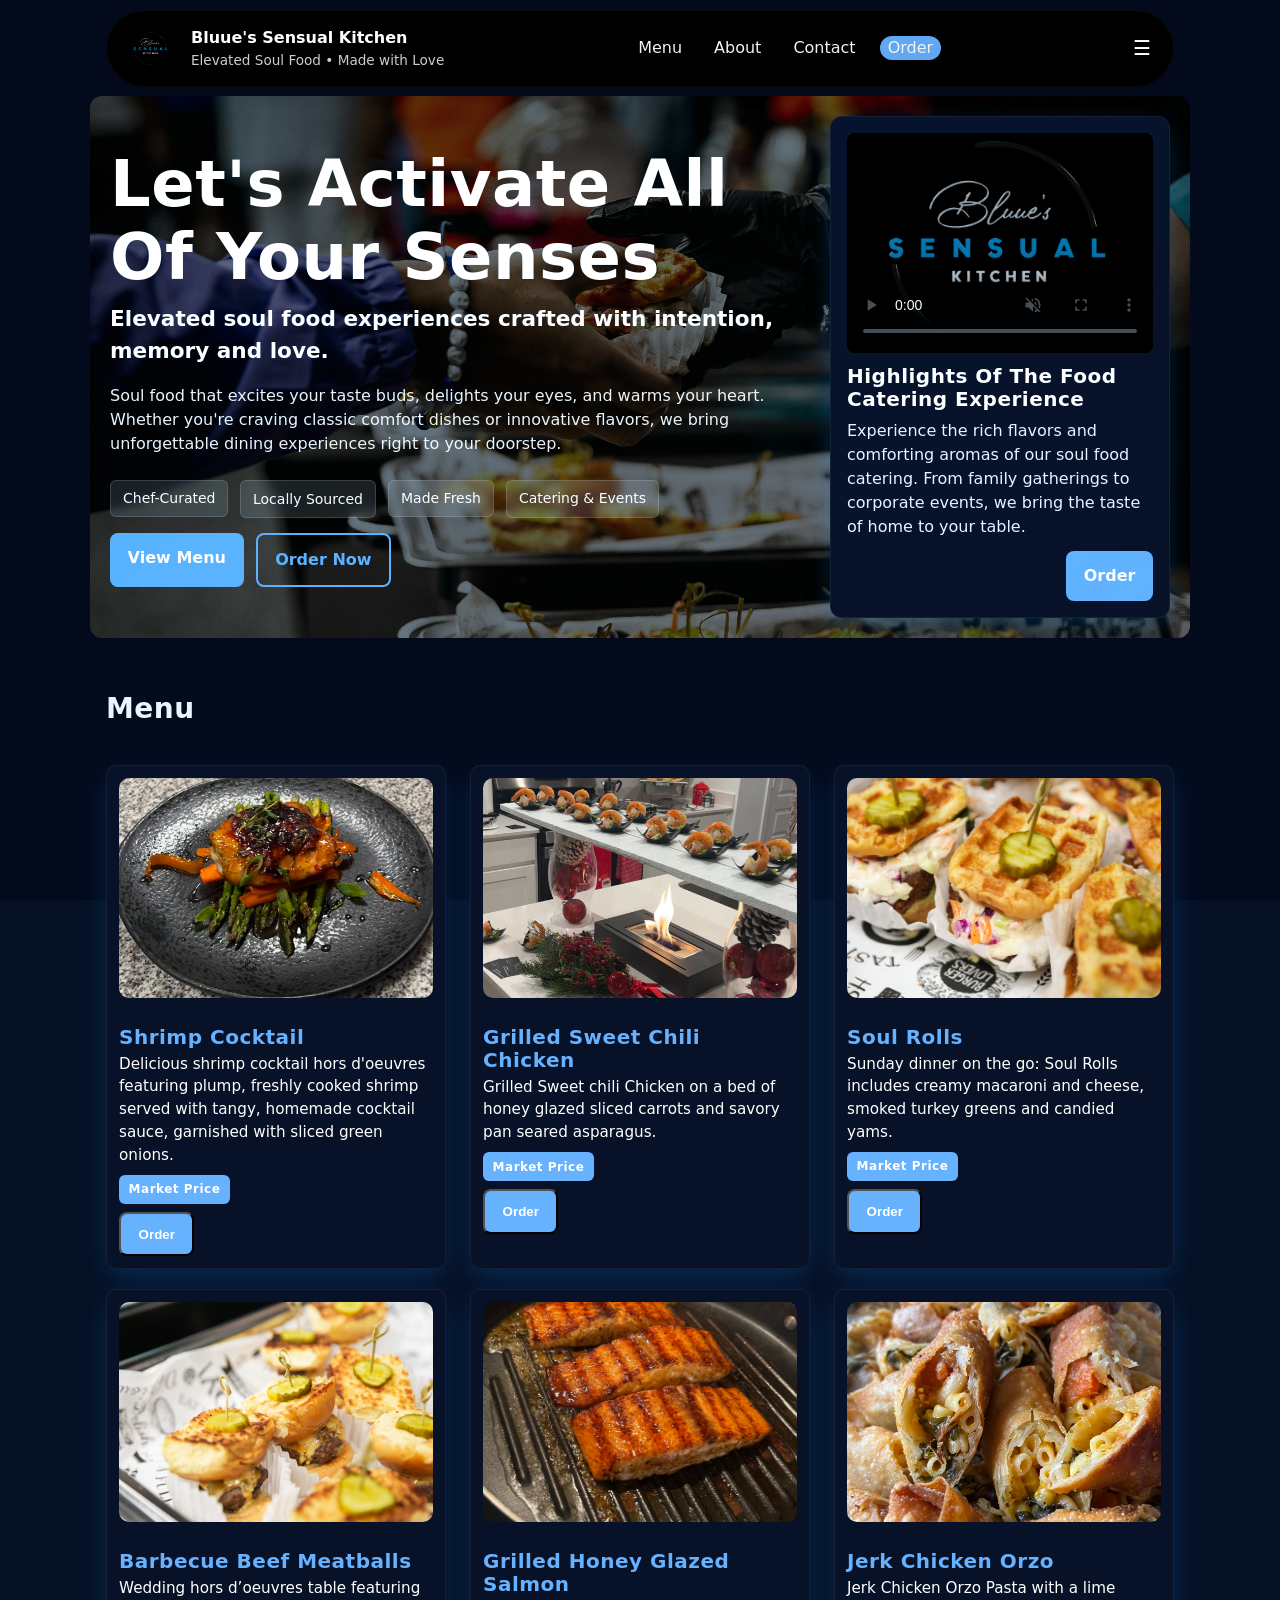
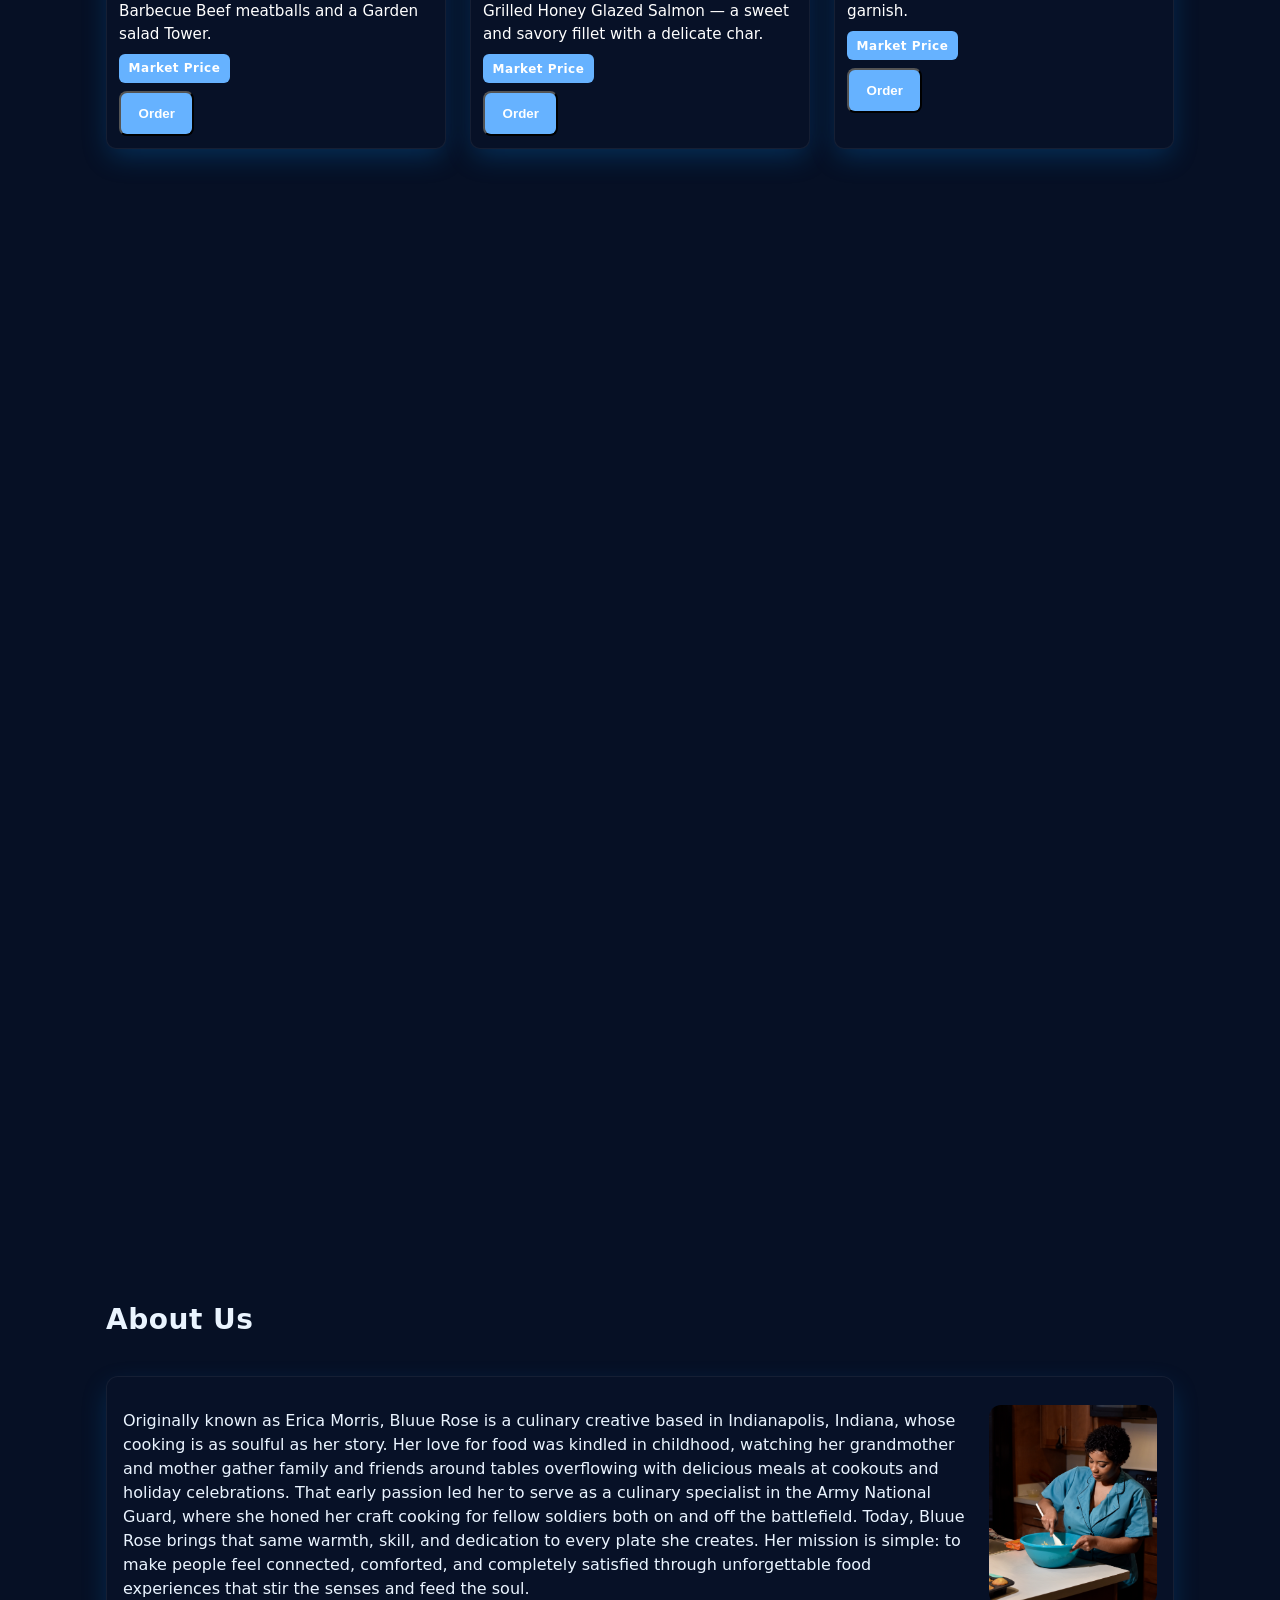
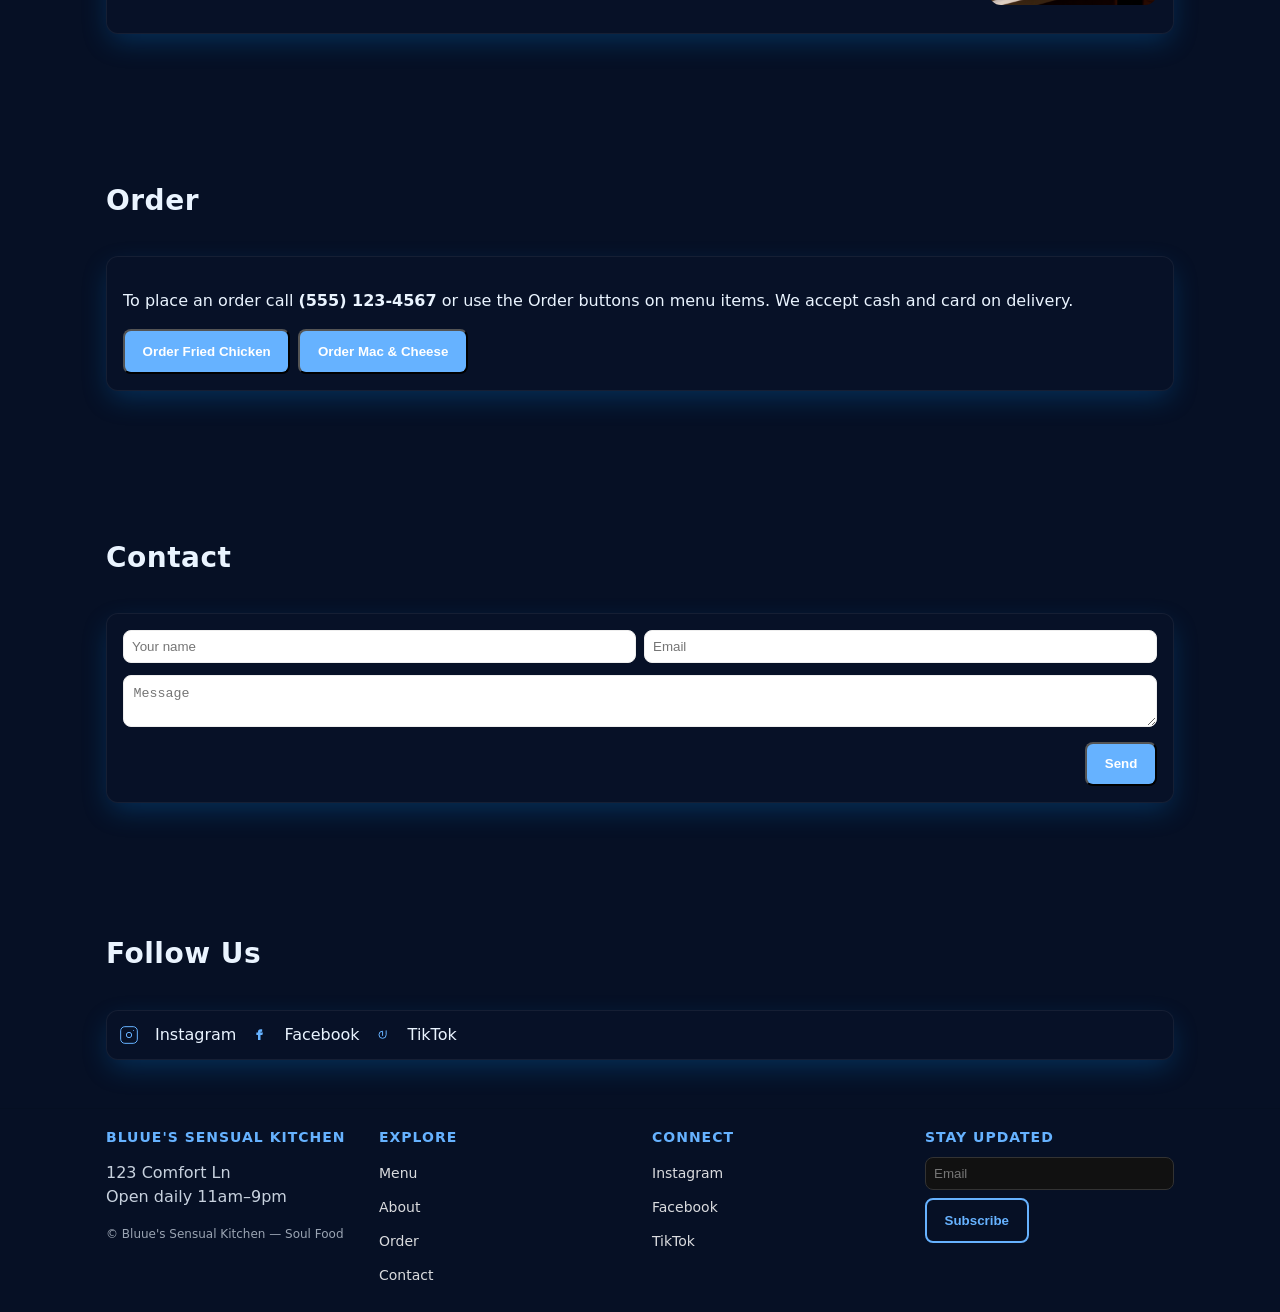
<file: HTMLCSSJS/index.html>
<!doctype html>
<html lang="en">

<head>
	<meta charset="utf-8" />
	<meta name="viewport" content="width=device-width,initial-scale=1" />
	<title>Bluue's Sensual Kitchen — Soul Food</title>
	<link rel="stylesheet" href="style.css">
</head>

<body>
	<header>
		<div class="container topbar">
			<div class="brand">
				<div class="logo">
					<img src="images/food-logo.jpg" alt="Bluue's Sensual Kitchen logo"
						style="width:48px; height:48px; object-fit:contain">
				</div>
				<div>
					<div style="font-weight:800;">Bluue's Sensual Kitchen</div>
					<div style="font-size:0.85rem; opacity:0.95"> Elevated Soul Food • Made with Love</div>
					<!-- theme toggle removed — site is dark-only -->
				</div>
			</div>

			<nav id="nav" class="nav">
				<a href="#menu">Menu</a>
				<a href="#about">About</a>
				<a href="#contact">Contact</a>
				<a class="cta" href="#order">Order</a>
			</nav>

			<button id="nav-toggle" aria-label="Toggle navigation"
				style="background:transparent; border:0; color:white; font-size:1.25rem">☰</button>
		</div>
		<div class="container hero">
			<div>
				<h1>Let's Activate All Of Your Senses</h1>
				<div class="tagline">Elevated soul food experiences crafted with intention, memory and love.</div>
				<p>Soul food that excites your taste buds, delights your eyes, and warms your heart. Whether you're
					craving
					classic comfort dishes or innovative flavors, we bring unforgettable dining experiences right to
					your
					doorstep.</p>
				<div class="highlights">
					<span class="badge">Chef-Curated</span>
					<span class="badge">Locally Sourced</span>
					<span class="badge">Made Fresh</span>
					<span class="badge">Catering & Events</span>
				</div>
				<div class="btns">
					<a class="btn" href="#menu">View Menu</a>
					<a class="btn btn--outline" href="#order">Order Now</a>
				</div>
			</div>

			<div class="card">
				<div class="video-wrap">
					<video controls muted playsinline preload="metadata" poster="images/food-logo.jpg">
						<source src="images/FoodVideo.MP4" type="video/mp4">
						Your browser does not support the video tag.
					</video>
				</div>
				<h3 style="margin:0 0 0.5rem">Highlights Of The Food Catering Experience</h3>
				<p style="margin:0 0 0.75rem; color:var(--muted)">Experience the rich flavors and comforting aromas of
					our soul food catering. From family gatherings to corporate events, we bring the taste of home to
					your table.</p>
				<div style="display:flex; gap:0.5rem; justify-content:flex-end">
					<a class="btn" href="#order">Order</a>
				</div>
			</div>
		</div>
	</header>

	<main class="container">
		<section id="menu">
			<div class="section-title">
				<h2>Menu</h2>
			</div>
			<div class="menu-grid">
				<article class="menu-item card stack reveal">
					<img src="images/shrimp-cocktail.jpg" alt="Shrimp Cocktail" loading="lazy">
					<div>
						<h4>Shrimp Cocktail</h4>
						<div style="font-size:0.95rem; color:#8a5a3a">Delicious shrimp cocktail hors d'oeuvres featuring
							plump, freshly cooked shrimp served with tangy, homemade cocktail sauce, garnished with
							sliced green onions.</div>
						<div class="price">Market Price</div>
						<div style="margin-top:0.5rem"><button class="order-btn btn"
								data-item="Shrimp Cocktail">Order</button></div>
					</div>
				</article>

				<article class="menu-item card stack reveal">
					<img src="images/grilled-sweet-chili-chicken.jpg" alt="Grilled Sweet Chili Chicken" loading="lazy">
					<div>
						<h4>Grilled Sweet Chili Chicken</h4>
						<div style="font-size:0.95rem; color:#8a5a3a">Grilled Sweet chili Chicken on a bed of honey
							glazed sliced carrots and savory pan seared asparagus.</div>
						<div class="price">Market Price</div>
						<div style="margin-top:0.5rem"><button class="order-btn btn"
								data-item="Grilled Sweet Chili Chicken">Order</button></div>
					</div>
				</article>

				<article class="menu-item card stack reveal">
					<img src="images/soul-rolls.jpg" alt="Soul Rolls" loading="lazy">
					<div>
						<h4>Soul Rolls</h4>
						<div style="font-size:0.95rem; color:#8a5a3a">Sunday dinner on the go: Soul Rolls includes
							creamy macaroni and cheese, smoked turkey greens and candied yams.</div>
						<div class="price">Market Price</div>
						<div style="margin-top:0.5rem"><button class="order-btn btn"
								data-item="Soul Rolls">Order</button></div>
					</div>
				</article>

				<article class="menu-item card stack reveal">
					<img src="images/barbecue-beef-meatballs.jpg" alt="Barbecue Beef Meatballs" loading="lazy">
					<div>
						<h4>Barbecue Beef Meatballs</h4>
						<div style="font-size:0.95rem; color:#8a5a3a">Wedding hors d’oeuvres table featuring Barbecue
							Beef meatballs and a Garden salad Tower.</div>
						<div class="price">Market Price</div>
						<div style="margin-top:0.5rem"><button class="order-btn btn"
								data-item="Barbecue Beef Meatballs">Order</button></div>
					</div>
				</article>

				<article class="menu-item card stack reveal">
					<img src="images/grilled-honey-glazed-salmon.jpg" alt="Grilled Honey Glazed Salmon" loading="lazy">
					<div>
						<h4>Grilled Honey Glazed Salmon</h4>
						<div style="font-size:0.95rem; color:#8a5a3a">Grilled Honey Glazed Salmon — a sweet and savory
							fillet with a delicate char.</div>
						<div class="price">Market Price</div>
						<div style="margin-top:0.5rem"><button class="order-btn btn"
								data-item="Grilled Honey Glazed Salmon">Order</button></div>
					</div>
				</article>

				<article class="menu-item card stack reveal">
					<img src="images/jerk-chicken-orzo.jpg" alt="Jerk Chicken Orzo" loading="lazy">
					<div>
						<h4>Jerk Chicken Orzo</h4>
						<div style="font-size:0.95rem; color:#8a5a3a">Jerk Chicken Orzo Pasta with a lime garnish.</div>
						<div class="price">Market Price</div>
						<div style="margin-top:0.5rem"><button class="order-btn btn"
								data-item="Jerk Chicken Orzo">Order</button></div>
					</div>
				</article>

				<article class="menu-item card stack reveal">
					<img src="images/grilled-halibut.jpg" alt="Grilled Halibut Plate" loading="lazy">
					<div>
						<h4>Grilled Halibut Plate</h4>
						<div style="font-size:0.95rem; color:#8a5a3a">Grilled Halibut, Sautéed Spinach & Mushrooms,
							honey glazed carrots with a Spicy Truffle Chive Sauce.</div>
						<div class="price">Market Price</div>
						<div style="margin-top:0.5rem"><button class="order-btn btn"
								data-item="Grilled Halibut Plate">Order</button></div>
					</div>
				</article>

				<article class="menu-item card stack reveal">
					<img src="images/bruschetta.jpg" alt="Bruschetta" loading="lazy">
					<div>
						<h4>Bruschetta</h4>
						<div style="font-size:0.95rem; color:#8a5a3a">Classic Bruschetta — toasted bread topped with
							fresh tomatoes, basil and a drizzle of olive oil.</div>
						<div class="price">Market Price</div>
						<div style="margin-top:0.5rem"><button class="order-btn btn"
								data-item="Bruschetta">Order</button></div>
					</div>
				</article>

				<article class="menu-item card stack reveal">
					<img src="images/bsk-frisco-sliders.jpg" alt="B.S.K Frisco Sliders" loading="lazy">
					<div>
						<h4>B.S.K Frisco Sliders</h4>
						<div style="font-size:0.95rem; color:#8a5a3a">B.S.K Frisco Sliders — perfect for any occasion.
						</div>
						<div class="price">Market Price</div>
						<div style="margin-top:0.5rem"><button class="order-btn btn"
								data-item="B.S.K Frisco Sliders">Order</button></div>
					</div>
				</article>

				<article class="menu-item card stack reveal">
					<img src="images/sweet-chili-chicken-waffle-sliders.jpg" alt="Sweet Chili Chicken & Waffle Sliders"
						loading="lazy">
					<div>
						<h4>Sweet Chili Chicken & Waffle Sliders</h4>
						<div style="font-size:0.95rem; color:#8a5a3a">Sweet Chili Chicken & waffle sliders topped with
							coleslaw.</div>
						<div class="price">Market Price</div>
						<div style="margin-top:0.5rem"><button class="order-btn btn"
								data-item="Sweet Chili Chicken & Waffle Sliders">Order</button></div>
					</div>
				</article>

				<article class="menu-item card stack reveal">
					<img src="images/customizable-breakfast-platter.jpg" alt="Customizable Breakfast Platter"
						loading="lazy">
					<div>
						<h4>Customizable Breakfast Platter</h4>
						<div style="font-size:0.95rem; color:#8a5a3a">Customizable Breakfast Platter featuring scrambled
							eggs, pan fried potatoes, Strawberry Vanilla French Toast, assorted fruit & Mimosas.</div>
						<div class="price">Market Price</div>
						<div style="margin-top:0.5rem"><button class="order-btn btn"
								data-item="Customizable Breakfast Platter">Order</button></div>
					</div>
				</article>

			</div>
		</section>

		<section id="about" style="margin-top:2rem">
			<div class="section-title">
				<h2>About Us</h2>
			</div>
			<div class="about card" style="padding:1rem">
				<div>
					<p>Originally known as Erica Morris, Bluue Rose is a culinary creative based in Indianapolis,
						Indiana, whose cooking is as soulful as her story. Her love for food was kindled in childhood,
						watching her grandmother and mother gather family and friends around tables overflowing with
						delicious meals at cookouts and holiday celebrations. That early passion led her to serve as a
						culinary specialist in the Army National Guard, where she honed her craft cooking for fellow
						soldiers both on and off the battlefield.
						Today, Bluue Rose brings that same warmth, skill, and dedication to every plate she creates. Her
						mission is simple: to make people feel connected, comforted, and completely satisfied through
						unforgettable food experiences that stir the senses and feed the soul.</p>

				</div>
				<img src="images/Bosslady2.jpg" alt="Boss Lady" />
			</div>
		</section>

		<section id="order" style="margin-top:2rem">
			<div class="section-title">
				<h2>Order</h2>
			</div>
			<div class="card" style="padding:1rem">
				<p>To place an order call <strong>(555) 123-4567</strong> or use the Order buttons on menu items. We
					accept cash and card on delivery.</p>
				<div style="display:flex; gap:0.5rem; margin-top:0.75rem; flex-wrap:wrap">
					<button class="order-btn btn" data-item="Fried Chicken">Order Fried Chicken</button>
					<button class="order-btn btn" data-item="Mac & Cheese">Order Mac & Cheese</button>
				</div>
			</div>
		</section>

		<section id="contact" style="margin-top:2rem">
			<div class="section-title">
				<h2>Contact</h2>
			</div>
			<div class="card" style="padding:1rem">
				<form id="contact-form">
					<div style="display:flex; gap:0.5rem; flex-wrap:wrap">
						<input type="text" name="name" placeholder="Your name"
							style="flex:1; padding:0.5rem; border-radius:8px; border:1px solid #eee">
						<input type="email" name="email" placeholder="Email"
							style="flex:1; padding:0.5rem; border-radius:8px; border:1px solid #eee">
					</div>
					<textarea name="message" placeholder="Message"
						style="width:100%; margin-top:0.75rem; padding:0.6rem; border-radius:8px; border:1px solid #eee"></textarea>
					<div style="text-align:right; margin-top:0.5rem"><button type="submit" class="btn">Send</button>
					</div>
				</form>
			</div>
		</section>

		<section id="social" style="margin-top:1rem">
			<div class="section-title">
				<h2>Follow Us</h2>
			</div>
			<div class="card" style="padding:0.75rem; display:flex; gap:0.75rem; align-items:center">
				<a href="https://www.instagram.com/bluuesensualkitchen/?igsh=MXBkcjZoaDI1NDJjNw%3D%3D&utm_source=qr#"
					target="_blank" rel="noopener noreferrer" class="social-link" aria-label="Instagram">
					<!-- instagram svg -->
					<svg width="20" height="20" viewBox="0 0 24 24" fill="none" xmlns="http://www.w3.org/2000/svg"
						aria-hidden="true">
						<rect x="2" y="2" width="20" height="20" rx="5" stroke="currentColor" stroke-width="1.2" />
						<circle cx="12" cy="12" r="3.2" stroke="currentColor" stroke-width="1.2" fill="none" />
						<circle cx="17.5" cy="6.5" r="0.6" fill="currentColor" />
					</svg>
					<span style="margin-left:0.5rem">Instagram</span>
				</a>
				<a href="https://www.facebook.com/people/Bluues-Sensual-Kitchen/61572941279122/?mibextid=wwXIfr&rdid=wJt64R1mfEvCed5d&share_url=https%3A%2F%2Fwww.facebook.com%2Fshare%2F1H5EQZqFG1%2F%3Fmibextid%3DwwXIfr"
					target="_blank" rel="noopener noreferrer" class="social-link" aria-label="Facebook">
					<!-- facebook svg -->
					<svg width="20" height="20" viewBox="0 0 24 24" fill="none" xmlns="http://www.w3.org/2000/svg"
						aria-hidden="true">
						<path d="M15 8h2V5h-2c-2 0-3 1-3 3v1H10v3h2v6h3v-6h2.2l.8-3H15V8z" fill="currentColor" />
					</svg>
					<span style="margin-left:0.5rem">Facebook</span>
				</a>
				<a href="https://www.tiktok.com/@bluuerose?_t=ZP-90h0cGdGUsZ&_r=1" target="_blank"
					rel="noopener noreferrer" class="social-link" aria-label="TikTok">
					<!-- tiktok svg -->
					<svg width="20" height="20" viewBox="0 0 24 24" fill="none" xmlns="http://www.w3.org/2000/svg"
						aria-hidden="true">
						<path d="M17 6.5v5.2a4.3 4.3 0 1 1-4.3-4.3V13" stroke="currentColor" stroke-width="1.2"
							fill="none" />
					</svg>
					<span style="margin-left:0.5rem">TikTok</span>
				</a>
			</div>
		</section>
	</main>

	<footer>
		<div class="container footer-grid">
			<div class="footer-col">
				<h4>Bluue's Sensual Kitchen</h4>
				<p style="opacity:.85">123 Comfort Ln<br>Open daily 11am–9pm</p>
				<p style="font-size:.75rem; opacity:.65">© Bluue's Sensual Kitchen — Soul Food</p>
			</div>
			<div class="footer-col">
				<h4>Explore</h4>
				<a href="#menu">Menu</a>
				<a href="#about">About</a>
				<a href="#order">Order</a>
				<a href="#contact">Contact</a>
			</div>
			<div class="footer-col">
				<h4>Connect</h4>
				<a href="https://www.instagram.com/bluuesensualkitchen/?igsh=MXBkcjZoaDI1NDJjNw%3D%3D&utm_source=qr#" target="_blank" rel="noopener noreferrer">Instagram</a>
				<a href="https://www.facebook.com/people/Bluues-Sensual-Kitchen/61572941279122/?mibextid=wwXIfr&rdid=wJt64R1mfEvCed5d&share_url=https%3A%2F%2Fwww.facebook.com%2Fshare%2F1H5EQZqFG1%2F%3Fmibextid%3DwwXIfr" target="_blank" rel="noopener noreferrer">Facebook</a>
				<a href="https://www.tiktok.com/@bluuerose?_t=ZP-90h0cGdGUsZ&_r=1" target="_blank" rel="noopener noreferrer">TikTok</a>
			</div>
			<div class="footer-col">
				<h4>Stay Updated</h4>
				<form id="footer-subscribe" style="display:flex; gap:.5rem; flex-wrap:wrap">
					<input type="email" name="email" placeholder="Email" aria-label="Email address" style="flex:1; padding:.5rem; border-radius:8px; border:1px solid #333; background:#111; color:#fff">
					<button type="submit" class="btn btn--outline" style="flex:0 0 auto">Subscribe</button>
				</form>
			</div>
		</div>
	</footer>

	<script src="script.js"></script>
	<div class="lightbox" id="lightbox">
		<div class="inner">
			<button id="lightbox-close"
				style="float:right; background:transparent; border:0; font-size:1.25rem">✕</button>
			<img id="lightbox-img" src="" alt="">
			<div class="caption" id="lightbox-caption"></div>
		</div>
	</div>
</body>

</html>
</file>
<file: HTMLCSSJS/style.css>
/* Clean stylesheet for Bluue's Sensual Kitchen */

:root {
  --bg: #f4fbff;
  /* very light blue page background */
  --primary: #0094FB;
  /* site accent */
  --accent: #0094FB;
  --muted: #0a0a0a;
  --card: #ffffff;
  --max-width: 1100px;
}

:root[data-theme='dark'] {
  --bg: #061025;
  --primary: #66b2ff;
  --accent: #66b2ff;
  --muted: #eaf4ff;
  --card: #071127;
}

* {
  box-sizing: border-box
}

body {
  margin: 0;
  font-family: Inter, system-ui, -apple-system, 'Segoe UI', Roboto, 'Helvetica Neue', Arial;
  background: var(--bg);
  color: var(--muted);
  font-size: 16px;
  line-height: 1.45;
}

/* Full-page background image layer */
body::before {
  content: "";
  position: fixed;
  inset: 0;
  z-index: -1;
  pointer-events: none;
  background-image: linear-gradient(rgba(2, 6, 23, 0.55), rgba(2, 6, 23, 0.55)),
    url('https://images.unsplash.com/photo-1511690743698-d9d85f2fbf38?auto=format&fit=crop&w=1920&q=80');
  background-size: cover;
  background-position: center;
  background-repeat: no-repeat;
}

.container {
  max-width: var(--max-width);
  margin: 0 auto;
  padding: 0 1rem
}

/* header styles and sticky wrapper */
.header-wrap {
  position: sticky;
  top: 0;
  z-index: 1000;
  backdrop-filter: blur(6px);
}

header {
  background: transparent;
  color: #fff;
  border-bottom: 0;
}

/* Topbar as a pill-shaped band */
.topbar {
  display: grid;
  grid-template-columns: auto 1fr auto;
  align-items: center;
  padding: 0.6rem 1rem;
  background: #000000;
  /* keep topbar black per request */
  border-radius: 999px;
  margin: 0.6rem 0;
  box-shadow: 0 6px 18px rgba(0, 0, 0, 0.12);
  border: 1px solid rgba(255, 255, 255, 0.04);
  white-space: nowrap;
  gap: 1rem;
}

/* Center the topbar content within the container on wide screens */
.container>.topbar {
  max-width: calc(var(--max-width) - 2rem);
  margin-left: auto;
  margin-right: auto;
  /* ensure the pill itself is horizontally centered */
  display: flex;
  align-items: center;
  justify-content: space-between;
}

/* If the same element carries both classes ("container topbar"), center it */
.container.topbar {
  /* when the same element has both classes ("container topbar"),
     align the pill with the page container so it matches the hero below.
     We intentionally do NOT set `display` here so the `.topbar` rule
     (which defines the grid) remains in effect. */
  align-items: center;
  justify-content: space-between;
  width: 100%;
  /* match the container inner width (accounting for container padding) */
  max-width: calc(var(--max-width) - 2rem);
  margin: 0.6rem auto;
  padding: 0.6rem 1rem;
  box-sizing: border-box;
}

.topbar .nav a {
  color: #ffffff;
  opacity: 0.95;
  padding: 0 .5rem;
}

.nav a {
  color: #ffffff;
  text-decoration: none;
}

.topbar .brand div>div {
  color: #ffffff;
  text-shadow: 0 1px 0 rgba(0, 0, 0, 0.35);
}

.topbar .cta {
  background: var(--primary);
  color: white;
  border-radius: 999px;
  padding: .45rem .9rem;
}

.brand {
  display: flex;
  gap: .75rem;
  align-items: center
}

/* place children into grid columns */
.container>.topbar>.brand {
  grid-column: 1;
}

.container>.topbar>.nav {
  grid-column: 2;
  justify-self: center;
}

.container>.topbar>#nav-toggle {
  grid-column: 3;
  justify-self: end;
}

/* prevent brand text from wrapping and allow truncation */
.topbar .brand {
  min-width: 0;
}

.topbar .brand div {
  white-space: nowrap;
  overflow: hidden;
  text-overflow: ellipsis;
}

.logo {
  width: 56px;
  height: 56px;
  border-radius: 50%;
  overflow: hidden;
  display: flex;
  align-items: center;
  justify-content: center;
  background: transparent
}

.logo img {
  width: 48px;
  height: 48px;
  object-fit: cover;
  border-radius: 50%;
  display: block
}

/* title and subtitle inside brand */
.topbar .brand div>div:first-child {
  color: #ffffff;
  font-weight: 800;
}

.topbar .brand div>div:nth-child(2) {
  color: rgba(255, 255, 255, 0.85);
  font-size: 0.85rem;
}

/* theme toggle and nav-toggle contrast */
#theme-toggle,
#nav-toggle {
  background: transparent;
  border: 0;
  color: #ffffff;
}

.nav {
  display: flex;
  gap: 1rem;
  align-items: center;
  justify-content: center;
  flex: 1;
  /* allow nav to take available center space */
}

/* nav stays in normal flow (no absolute centering) */

/* Make the layout: brand | centered-nav | controls (toggle/cta) */
.container>.topbar>.brand {
  flex: 0 0 auto;
}

.container>.topbar>.nav {
  order: 2;
}

.container>.topbar>#nav-toggle {
  order: 3;
  margin-left: .5rem;
}

.hero h1 {
  font-size: 2.4rem;
  margin: 0 0 .5rem;
  color: #fff
}

.hero p {
  color: rgba(255, 255, 255, .95);
  margin: 0 0 1.25rem
}

.hero .btns {
  display: flex;
  gap: .75rem
}

.btn {
  background: var(--primary);
  color: #fff;
  padding: .8rem 1.1rem;
  border-radius: 8px;
  text-decoration: none;
  font-weight: 700;
  transition: transform .18s ease, box-shadow .18s ease
}

.btn:hover {
  transform: translateY(-3px);
  box-shadow: 0 10px 24px rgba(0, 148, 251, .18)
}

.card {
  background: var(--card);
  padding: 1rem;
  border-radius: 12px;
  box-shadow: 0 8px 24px rgba(0, 148, 251, .06);
  transition: transform .18s ease, box-shadow .18s ease
}

.card:hover {
  transform: translateY(-3px)
}

main {
  padding: 2.5rem 0
}

.section-title {
  display: flex;
  align-items: center;
  justify-content: space-between;
  margin-bottom: 1rem
}

.menu-item {
  display: flex;
  gap: .75rem;
  align-items: center;
  padding: .75rem;
  border-radius: 10px;
}

.menu-grid {
  display: grid;
  grid-template-columns: 1fr;
  gap: 1rem;
}

.menu-item img {
  width: 110px;
  height: 110px;
  object-fit: cover;
  object-position: center center;
  border-radius: 8px;
  cursor: pointer;
}

/* Stack modifier: image on top for a single card */
.menu-item.stack {
  flex-direction: column;
  align-items: stretch;
}

.menu-item.stack img {
  width: 100%;
  height: 200px;
  object-fit: cover;
  object-position: center center;
  border-radius: 8px;
}

@media (min-width:1024px) {

  /* show a little more of the stacked image on wide screens */
  .menu-item.stack img {
    height: 220px;
  }

  /* slightly adjust thumbnail size on wide screens */
  .menu-item img {
    width: 120px;
    height: 120px;
  }
}

/* Responsive menu grid: 1 column default, 2 cols at medium, 3 cols on wide screens */
@media (min-width:700px) {
  .menu-grid {
    grid-template-columns: repeat(2, 1fr);
    gap: 1rem 1.25rem;
  }
}

@media (min-width:1024px) {
  .menu-grid {
    grid-template-columns: repeat(3, 1fr);
    gap: 1.25rem 1.5rem;
  }
}

.menu-item h4 {
  margin: 0 0 .25rem;
  color: var(--primary)
}

.price {
  font-weight: 700;
  color: var(--primary)
}

/* Force description text white (overrides inline color) */
.menu-item .desc,
.menu-item p,
.menu-item div>div[style] {
  color: #ffffff !important
}

.about {
  display: flex;
  gap: 1.5rem;
  align-items: center
}

.about img {
  width: 320px;
  height: 200px;
  object-fit: cover;
  border-radius: 12px
}

footer {
  padding: 1.25rem 0;
  border-top: 1px solid rgba(0, 0, 0, .06);
  background: transparent
}

/* Lightbox */
.lightbox {
  position: fixed;
  inset: 0;
  display: none;
  align-items: center;
  justify-content: center;
  background: rgba(2, 6, 23, .6);
  z-index: 1200
}

.lightbox.open {
  display: flex
}

.lightbox .inner {
  max-width: 900px;
  width: calc(100% - 48px);
  background: var(--card);
  padding: 1rem;
  border-radius: 10px;
}

.lightbox img {
  width: 100%;
  height: auto;
  display: block;
  border-radius: 8px
}

.lightbox .caption {
  margin-top: .5rem;
  color: var(--muted)
}

/* Video in hero */
.hero video {
  width: 100%;
  height: 260px;
  object-fit: cover;
  border-radius: 8px;
  display: block;
  margin-bottom: .75rem
}

/* Social links */
.social-link {
  display: inline-flex;
  align-items: center;
  gap: .5rem;
  color: var(--muted);
  text-decoration: none
}

.social-link svg {
  color: var(--primary)
}

.social-link:hover {
  text-decoration: underline
}

/* Responsive */
@media (max-width:900px) {
  .hero {
    display: grid;
    grid-template-columns: 1fr;
    gap: 1.25rem;
    align-items: start;
  }

  /* keep hero layout for mobile */

  .hero h1 {
    font-size: 2.4rem;
    margin: 0 0 .5rem;
    color: #fff;
  }

  .hero p {
    color: rgba(255, 255, 255, .95);
    margin: 0 0 1.25rem;
  }

  .topbar .nav {
    display: flex;
    gap: .5rem;
    justify-content: center;
  }

  #nav-toggle {
    display: inline-block;
  }
}

/* Two-column hero on wider screens: text left, video card right */
@media (min-width:768px) {

  /* Updated layout for hero section */
  .container.hero {
    display: grid;
    grid-template-columns: 1fr 340px;
    align-items: center;
    gap: 1.5rem;
  }

  /* left column: headings and buttons remain in the first child */
  .container.hero>.card {
    /* right column: video card */
    justify-self: end;
    width: 340px;
    display: flex;
    flex-direction: column;
    justify-content: center;
  }

  /* slightly reduce the video height on narrow desktops so it fits the card */
  .container.hero .card video {
    height: 220px;
  }

}

/* Hero background layer (applies at all sizes) */
.container.hero {
  position: relative;
  overflow: hidden;
  border-radius: 12px;
  padding: 1.25rem;
}

.container.hero::before {
  content: "";
  position: absolute;
  inset: 0;
  background-image: url('images/cornbread.jpg');
  background-size: cover;
  background-position: center;
  background-repeat: no-repeat;
  filter: brightness(0.45) saturate(0.9);
  z-index: -1;
}

@media (max-width:560px) {
  .hero h1 {
    font-size: 1.6rem
  }
}

/* --- Redesign overrides (non-breaking) --- */
:root {
  --font-xs: 0.75rem;
  --font-sm: 0.875rem;
  --font-base: 1rem;
  --font-lg: 1.25rem;
  --font-xl: 1.75rem;
  --font-xxl: clamp(2.5rem, 6vw, 3.5rem);
  --leading-tight: 1.15;
  --leading-normal: 1.5;
  --leading-loose: 1.7;
  --space-1: .25rem;
  --space-2: .5rem;
  --space-3: .75rem;
  --space-4: 1rem;
  --space-5: 1.5rem;
  --space-6: 2rem;
  --space-7: 3rem;
  --radius-sm: 6px;
  --radius-md: 10px;
  --radius-lg: 16px;
  --shadow-sm: 0 2px 6px rgba(0, 0, 0, .25);
  --shadow-md: 0 6px 18px rgba(0, 0, 0, .3);
  --shadow-card: 0 10px 28px -4px rgba(0, 148, 251, .25);
}

body {
  font-size: var(--font-base);
  line-height: var(--leading-normal);
}

h1,
h2,
h3,
h4,
h5 {
  font-weight: 700;
  line-height: var(--leading-tight);
  letter-spacing: .5px;
}

h1 {
  font-size: var(--font-xxl);
}

h2 {
  font-size: var(--font-xl);
}

h3 {
  font-size: var(--font-lg);
}

h4 {
  font-size: var(--font-base);
}

/* Section rhythm */
main>section,
.section {
  padding-block: var(--space-7);
}

main>section:first-child {
  padding-top: var(--space-6);
}

/* Updated hero layout wrapper */
.hero {
  position: relative;
}

.hero::after {
  content: "";
  position: absolute;
  inset: 0;
  background: linear-gradient(140deg, rgba(0, 148, 251, .18), rgba(0, 148, 251, .05));
  mix-blend-mode: overlay;
  pointer-events: none;
}

.hero .tagline {
  font-size: var(--font-lg);
  font-weight: 600;
  margin: 0 0 var(--space-4);
  color: #fff;
}

.hero .highlights {
  display: flex;
  flex-wrap: wrap;
  gap: var(--space-3);
  margin: var(--space-5) 0 var(--space-4);
}

.badge {
  background: rgba(255, 255, 255, .12);
  color: #fff;
  padding: .45rem .75rem;
  border-radius: var(--radius-sm);
  font-size: var(--font-sm);
  backdrop-filter: blur(4px);
  border: 1px solid rgba(255, 255, 255, .15);
}

/* Buttons refinement */
.btn {
  position: relative;
  overflow: hidden;
}

.btn:focus-visible {
  outline: 2px solid var(--primary);
  outline-offset: 2px;
}

.btn--outline {
  background: transparent;
  color: var(--primary);
  border: 2px solid var(--primary);
}

.btn--outline:hover {
  background: var(--primary);
  color: #fff;
}

/* Card improvements */
.card {
  border: 1px solid rgba(255, 255, 255, .06);
  box-shadow: var(--shadow-card);
}

.card:hover {
  box-shadow: 0 16px 40px -6px rgba(0, 148, 251, .35);
}

/* Menu cards redesign */
.menu-grid .menu-item.stack {
  position: relative;
  overflow: hidden;
}

.menu-grid .menu-item.stack img {
  border-radius: var(--radius-md);
}

.menu-item.stack h4 {
  font-size: var(--font-lg);
  margin-top: var(--space-4);
}

.menu-item.stack .price {
  display: inline-block;
  margin-top: var(--space-2);
  background: var(--primary);
  color: #fff;
  padding: .35rem .6rem;
  border-radius: var(--radius-sm);
  font-size: var(--font-xs);
  letter-spacing: .5px;
}

.menu-item.stack {
  transition: transform .3s ease, box-shadow .3s ease;
}

.menu-item.stack:hover {
  transform: translateY(-6px);
  box-shadow: 0 18px 36px -6px rgba(0, 148, 251, .45);
}

.menu-item.stack:focus-within {
  outline: 2px solid var(--primary);
  outline-offset: 2px;
}

/* Image reveal animation */
.reveal {
  opacity: 0;
  transform: translateY(24px);
  transition: opacity .6s ease, transform .6s ease;
}

.reveal.in {
  opacity: 1;
  transform: translateY(0);
}

/* Footer redesign (non-breaking; apply if class added) */
.footer-grid {
  display: grid;
  gap: var(--space-5);
  grid-template-columns: repeat(auto-fit, minmax(220px, 1fr));
}

.footer-col h4 {
  margin: 0 0 var(--space-3);
  font-size: var(--font-sm);
  text-transform: uppercase;
  letter-spacing: 1px;
  color: var(--primary);
}

.footer-col a {
  display: block;
  padding: .4rem 0;
  color: rgba(255, 255, 255, .85);
  font-size: var(--font-sm);
  text-decoration: none;
}

.footer-col a:hover {
  color: #fff;
}

/* Focus outline for interactive elements */
a:focus-visible,
button:focus-visible {
  outline: 2px solid var(--primary);
  outline-offset: 3px;
}

/* Lazy images style */
img[loading=lazy] {
  filter: blur(4px);
  transition: filter .5s ease;
}

img[loading=lazy].loaded {
  filter: blur(0);
}

@media (min-width:900px) {
  .hero h1 {
    font-size: clamp(3rem, 7vw, 4rem);
  }

  .hero .tagline {
    font-size: 1.35rem;
  }
}
</file>
